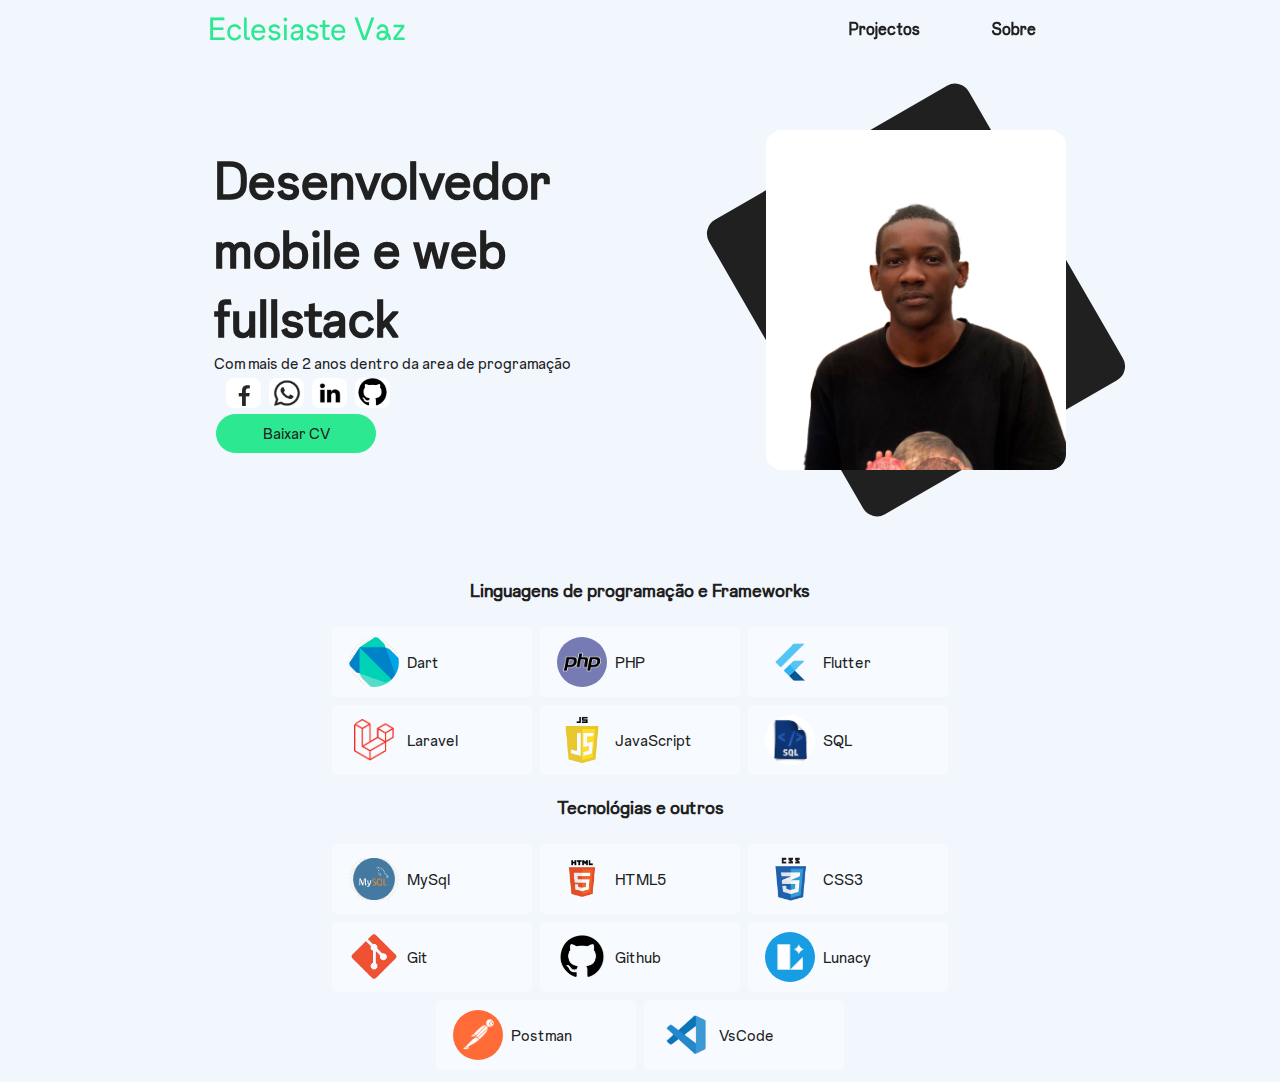
<file: index.html>
<!DOCTYPE html>
<html lang="pt-ao">

<head>
    <meta title="Eclesiaste Vaz"
        content="desenvolvedor mobile e web fullstack, com mais de 2 anos anos de carreira e criador do jogo para telemovéis Super Teclas">
    <meta title="Portífolio"
        content="Este é o portífolio de Eclesiaste Vaz, contendo informação acerca do desenvolvedor e projectos feitos pelo mesmo.">
    <meta charset="UTF-8">
    <meta name="viewport" content="width=device-width, initial-scale=1.0">
    <title>Eclesiaste Vaz</title>
    <link rel="stylesheet" href="./src/styles/index.css">
</head>

<body>
    <header class="side-bar">
        <h1><a href="./">Eclesiaste Vaz</a></h1>
        <nav>
            <ul>
                <li><a href="./projects.html">Projectos</a></li>
                <li><a href="./about.html">Sobre</a></li>
            </ul>
        </nav>
    </header>
    <main>
        <div class="welcome">
            <div class="content" >
                
                <h2>Desenvolvedor mobile e web fullstack</h2>
                <p>Com mais de 2 anos dentro da area de programação</p>
                <ul class="list-midias-sociais">
                    <li><a href="https://web.facebook.com/profile.php?id=100084698768943" class="icone fb"></a></li>
                    <li><a href="https://wa.me/244939164990" class="icone zap"></a></li>
                    <li><a href="https://www.linkedin.com/in/eclesiaste-vaz-95536b292/?originalSubdomain=ao" class="icone linkedin"></a></li>
                    <li><a href="http://github.com/EclesiasteVaz" class="icone github"></a></li>
                </ul>
                <a href="./src/pdfs/cv-eclesiaste-vaz.pdf" download="CV Eclesiaste Vaz" class="btn-link">Baixar CV</a>
            </div>
            <div class="card-fill">
                <div class="card-rotation img-dev"></div>
            </div>
        </div>

        <section class="languages-techs">
            <!-- CARD RESPONSÁVEL POR APRESENTAR AS LINGUAGES E FRAMES-->
            <div class="card-languages-techs">
                <h3 class="title-card-languages-techs">Linguagens de programação e Frameworks</h3>
                <div class="list-languages-techs">
                    <div class="card-language-tech">
                        <div class="img-card-language-tech dart"></div>
                        <span class="name-language-tech">Dart</span>
                    </div>
                    <div class="card-language-tech ">
                        <div class="img-card-language-tech php"></div>
                        <span class="name-language-tech">PHP</span>
                    </div>
                    <div class="card-language-tech">
                        <div class="img-card-language-tech  flutter"></div>
                        <span class="name-language-tech">Flutter</span>
                    </div>
                    <div class="card-language-tech">
                        <div class="img-card-language-tech  laravel"></div>
                        <span class="name-language-tech">Laravel</span>
                    </div>
                    <div class="card-language-tech">
                        <div class="img-card-language-tech js"></div>
                        <span class="name-language-tech">JavaScript</span>
                    </div>
                    <div class="card-language-tech">
                        <div class="img-card-language-tech sql"></div>
                        <span class="name-language-tech">SQL</span>
                    </div>
                </div>
            </div>
            <!-- CARD RESPONSÁVEL POR APRESENTAR TECHS -->
            <div class="card-languages-techs">
                <h3 class="title-card-languages-techs">Tecnológias e outros</h3>
                <div class="list-languages-techs">
                    <div class="card-language-tech">
                        <div class="img-card-language-tech mysql"></div>
                        <span class="name-language-tech">MySql</span>
                    </div>
                    <div class="card-language-tech">
                        <div class="img-card-language-tech html"></div>
                        <span class="name-language-tech">HTML5</span>
                    </div>
                    <div class="card-language-tech">
                        <div class="img-card-language-tech css"></div>
                        <span class="name-language-tech">CSS3</span>
                    </div>
                    <div class="card-language-tech">
                        <div class="img-card-language-tech git"></div>
                        <span class="name-language-tech">Git</span>
                    </div>
                    <div class="card-language-tech">
                        <div class="img-card-language-tech github"></div>
                        <span class="name-language-tech">Github</span>
                    </div>
                    <div class="card-language-tech">
                        <div class="img-card-language-tech lunacy"></div>
                        <span class="name-language-tech">Lunacy</span>
                    </div>
                    <div class="card-language-tech">
                        <div class="img-card-language-tech postman"></div>
                        <span class="name-language-tech">Postman</span>
                    </div>
                    <div class="card-language-tech">
                        <div class="img-card-language-tech vscode"></div>
                        <span class="name-language-tech">VsCode</span>
                    </div>
                </div>
            </div>
        </section>
    </main>
</body>

</html>
</file>
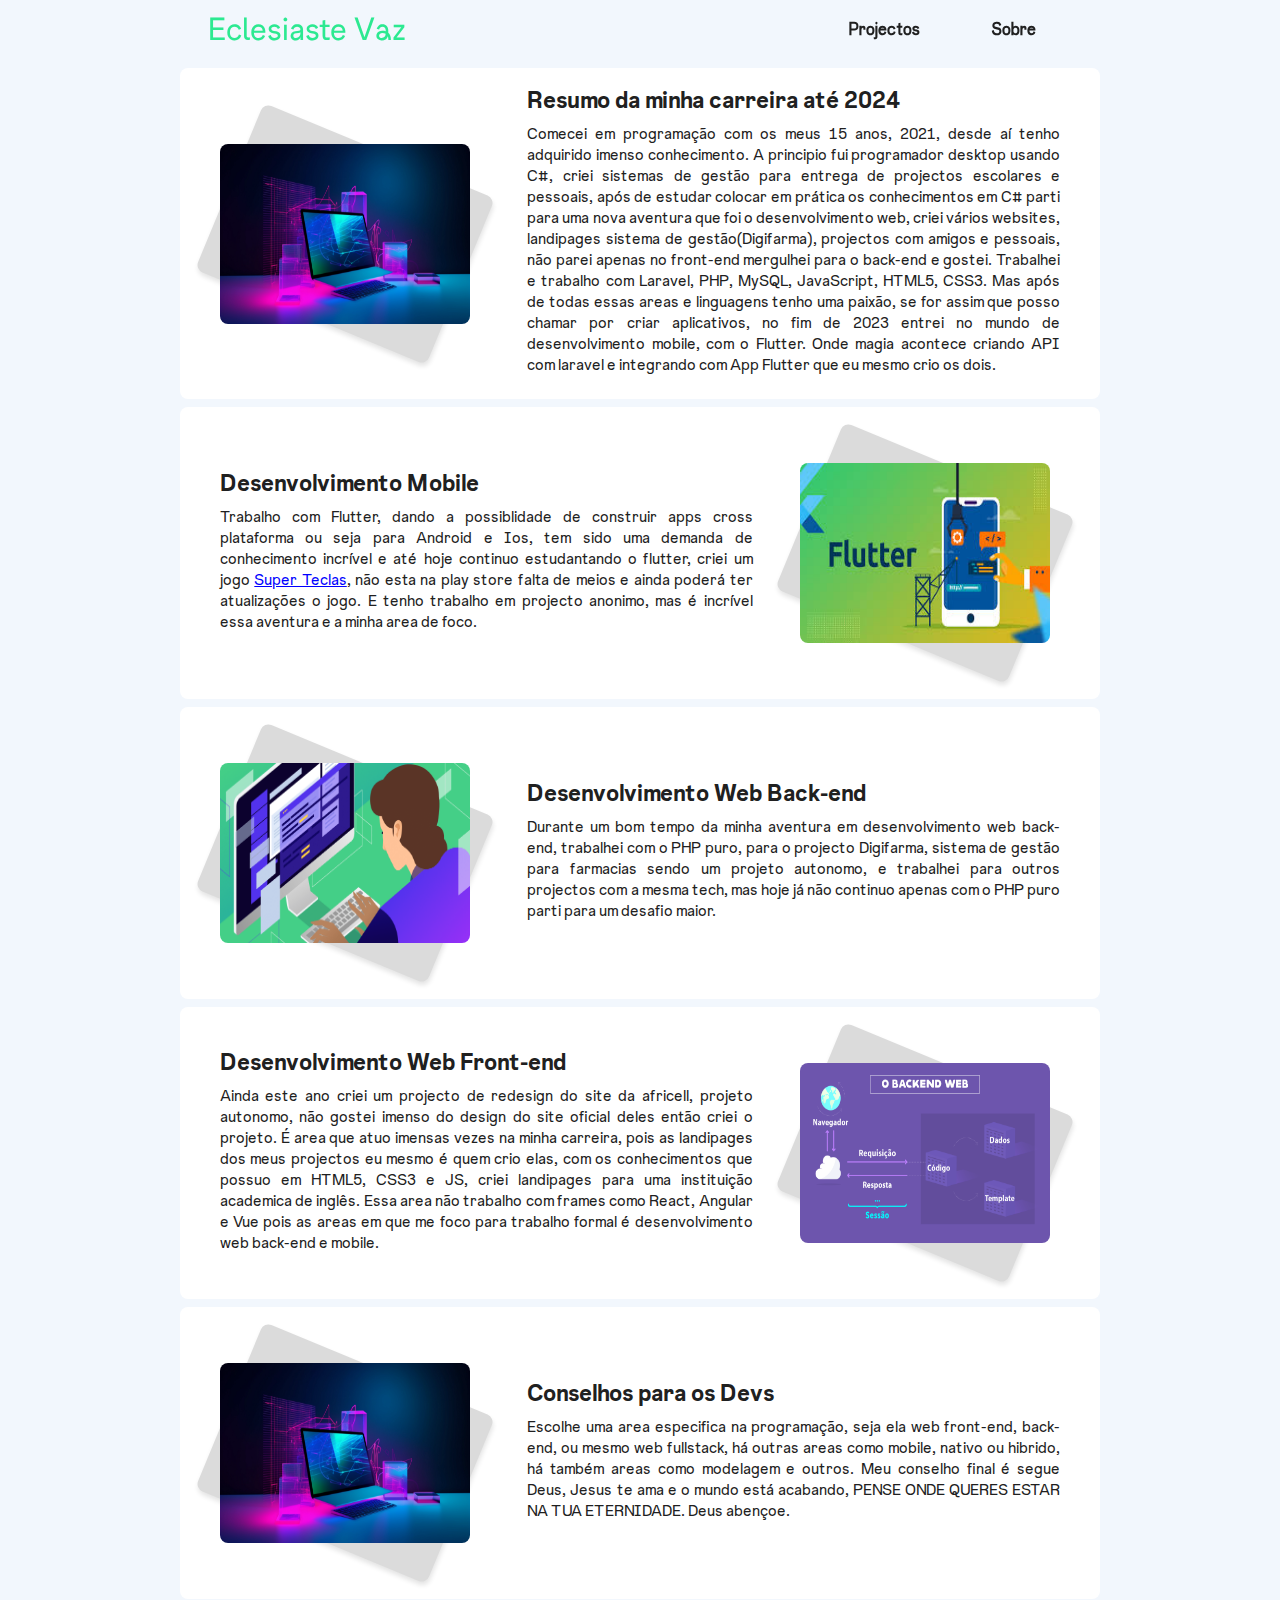
<file: about.html>
<!DOCTYPE html>
<html lang="pt-ao">

<head>
    <meta title="description" content="Informações acerca de Eclesiaste Vaz, encontras aqui">
    <meta title="Eclesiaste Vaz"
        content="Desenvolvedor mobile e web fullstack, com mais de 2 anos anos de carreira e criador do jogo para telemovéis Super Teclas">
    <meta title="Portífolio"
        content="Este é o portífolio de Eclesiaste Vaz, contendo informação acerca do desenvolvedor e projectos feitos pelo mesmo.">
    <meta charset="UTF-8">
    <meta name="viewport" content="width=device-width, initial-scale=1.0">
    <title>Eclesiaste Vaz - Desenvolvedor</title>
    <link rel="stylesheet" href="./src/styles/index.css">
    <link rel="stylesheet" href="./src/styles/projects.css">
    <link rel="stylesheet" href="./src/styles/about.css">
</head>

<body>
    <header class="side-bar">
        <h1><a href="./">Eclesiaste Vaz</a></h1>
        <nav>
            <ul>
                <li><a href="./projects.html">Projectos</a></li>
                <li><a href="./about.html">Sobre</a></li>
            </ul>
        </nav>
    </header>
    <main>
        <div class="list-cards-project">

            <div class="card-project">
                <div class="img">
                    <div class="img-card" style="background-image: url('./src/images/d2f16531bde974464ad7ab74dc335790dbdebffa-1192x668.webp');"></div>
                </div>
                <div class="content-card-project">
                    <h2 class="title-card-project">Resumo da minha carreira até 2024</h2>
                    <p>
                        Comecei em programação com os meus 15 anos, 2021, desde aí tenho adquirido imenso conhecimento.
                        A principio fui programador desktop usando C#, criei sistemas de gestão para entrega de
                        projectos escolares e pessoais, após de estudar colocar em prática os conhecimentos em C# 
                        parti para uma nova aventura que foi o desenvolvimento web, criei vários websites, landipages
                        sistema de gestão(Digifarma), projectos com amigos e pessoais, não parei apenas no front-end mergulhei 
                        para o back-end e gostei. Trabalhei e trabalho com Laravel, PHP, MySQL, JavaScript, HTML5, CSS3. Mas após de todas
                        essas areas e linguagens tenho uma paixão, se for assim que posso chamar por criar aplicativos, no  fim de 2023 entrei no mundo 
                        de desenvolvimento mobile, com o Flutter. Onde magia acontece criando API com laravel e integrando com App Flutter
                        que eu mesmo crio os dois.
                    </p>
                </div>
            </div>
            <div class="card-project inverse" >
                <div class="img">
                    <div class="img-card" style="background-image: url('./src/images/developement-mobile.jfif');"></div>
                </div>
                <div class="content-card-project">
                    <h2 class="title-card-project">Desenvolvimento Mobile</h2>
                    <p>
                       Trabalho com Flutter, dando a possiblidade de construir apps cross plataforma ou seja para
                       Android e Ios, tem sido uma demanda de conhecimento incrível e até hoje continuo estudantando 
                       o flutter, criei um jogo <a href="https://eclesiastevaz.github.io/superteclas" style="color:blue;text-decoration:underline;">Super Teclas</a>,
                       não esta na play store falta de meios e ainda poderá ter atualizações o jogo. E tenho trabalho em 
                       projecto anonimo, mas é incrível essa aventura e a minha area de foco.
                    </p>
                </div>
            </div>
            
            <div class="card-project">
                <div class="img">
                    <div class="img-card" style="background-image: url('./src/images/front-end-developer.png');"></div>
                </div>
                <div class="content-card-project">
                    <h2 class="title-card-project">Desenvolvimento Web Back-end</h2>
                    <p> 
                        Durante um bom tempo da minha aventura em desenvolvimento web back-end,
                        trabalhei com o PHP puro, para o projecto Digifarma, sistema de gestão para farmacias
                        sendo um projeto autonomo, e trabalhei para outros projectos com a mesma tech, mas hoje 
                        já não continuo apenas com o PHP puro parti para um desafio maior.
                    </p>
                </div>
            </div>

            <div class="card-project inverse">
                <div class="img">
                    <div class="img-card" style="background-image: url('./src/images/cursowebportug-07_xl.png');"></div>
                </div>
                <div class="content-card-project">
                    <h2 class="title-card-project">Desenvolvimento Web Front-end</h2>
                    <p> 
                        Ainda este ano criei um projecto de <a href="https://eclesiastevaz.github.io/africell">redesign do site da africell</a>, 
                        projeto autonomo, não gostei imenso do design do site oficial deles então criei o projeto.
                        É area que atuo imensas vezes na minha carreira, pois as landipages dos meus projectos
                        eu mesmo é quem crio elas, com os conhecimentos que possuo em HTML5, CSS3 e JS, criei landipages
                        para uma instituição academica de inglês. Essa area não trabalho com frames como React, Angular e Vue
                        pois as areas em que me foco para trabalho formal é desenvolvimento web back-end e mobile.
                    </p>
                </div>
            </div>

            <div class="card-project">
                <div class="img">
                    <div class="img-card" style="background-image: url('./src/images/d2f16531bde974464ad7ab74dc335790dbdebffa-1192x668.webp');"></div>
                </div>
                <div class="content-card-project">
                    <h2 class="title-card-project">Conselhos para os Devs</h2>
                    <p> 
                        Escolhe uma area especifica na programação, seja ela web front-end, back-end, ou mesmo web fullstack, 
                        há outras areas como mobile, nativo ou hibrido, há também areas como modelagem e outros.
                        Meu conselho final é segue Deus, Jesus te ama e o mundo está acabando, PENSE ONDE QUERES ESTAR NA TUA ETERNIDADE. Deus abençoe.
                    </p>
                </div>
            </div>
        </div>
        <span>EclesiasteVaz&copy;2024</span>
    </main>
</body>

</html>
</file>
<file: src/styles/index.css>
@font-face {
  font-family: paragraph;
  src: url("../fonts/instagram-sans.ttf");
}

@font-face {
  font-family: feature;
  src: url("../fonts/instagram-sans-bold.ttf");
}

@font-face {
  font-family: wonderfull;
  src: url("../fonts/instagram-sans-headline.otf");
}

* {
  box-sizing: border-box;
  padding: 0;
  margin: 0;
  text-decoration: none;
  list-style: none;
  color: #202020;
  font-family: paragraph;
  will-change: auto;
}

body {
  width: 100%;
  height: 100vh;
  background-color: #f2f7fd;
  padding: 0px 16px;
  display: flex;
  align-items: inherit;
  justify-content: center;
  flex-wrap: wrap;
  overflow-x: hidden;
}

.side-bar {
  width: 70%;
  backdrop-filter: blur(10px);
  padding: 8px 16px;
  position: fixed;
  margin: auto;
  display: flex;
  align-items: center;
  justify-content: space-between;
  flex-wrap: wrap;
  z-index: 10000;
}

.side-bar h1 a {
  font-family: wonderfull;
  font-weight: 500;
  color: #2ce991;
}

.side-bar nav {
  width: 30%;
}

.side-bar ul {
  display: flex;
  align-items: center;
  justify-content: space-around;
  flex-wrap: wrap;
}

.side-bar ul li a {
  font-weight: 600;
  font-size: 13pt;
}

main {
  width: 75%;
  margin-top: 130px;
}

.welcome {
  display: flex;
  align-items: center;
  justify-content: space-around;
  flex-wrap: wrap;
  margin-bottom: 100px;
}

.welcome .content {
  width: 50%;
}

.card-fill {
  width: 300px;
  height: 340px;
  border-radius: 16px;
  background-color: #202020;
  rotate: -30deg;
}

.img-dev {
  background-image: url("../images/IMG-20240920-WA0005.png");
  background-size: 150%;
  background-position: center;
  width: 300px;
  height: 340px;
  border-radius: 16px;
  z-index: -100;
}

.card-rotation {
  width: 300px;
  height: 340px;
  z-index: -100;
  background-color: white;
  border-radius: 16px;
  rotate: 30deg;
}

.content h2 {
  font-size: 40pt;
}

.btn-link {
  display: block;
  width: 160px;
  padding: 8px 16px;
  background-color: #2ce991;
  border: 1px solid #2ce991;
  border-radius: 30px;
  margin: 2px;
  text-align: center;
  transition: all 0.4s;
}

.btn-link:hover {
  background-color: #f2f7fd;
  border: 1px solid #2ce991;
  color: #2ce991;
}

.list-midias-sociais {
  width: 80%;
  display: flex;
  align-items: center;
  justify-content: left;
  flex-wrap: wrap;
  min-height: 30px;
  padding: 0px 8px;
}

.icone {
  display: block;
  width: 35px;
  height: 30px;
  margin: 4px;
  background-position: center;
  background-size: 90%;
  background-color: white;
  border-radius: 8px;
  background-repeat: no-repeat;
}

.fb {
  background-image: url("../images/Facebook.png");
}

.zap {
  background-image: url("../images/Whatsapp.png");
}

.linkedin {
  background-image: url('../images/icons/linkedin.png');
}

.icone.github {
  background-size: 140%;
}

.languages-techs {
  display: flex;
  justify-content: center;
  flex-direction: column;
}

.title-card-languages-techs {
  margin-bottom: 20px;
}

.card-languages-techs {
  width: 100%;
  padding: 8px;
  display: flex;
  align-items: center;
  justify-content: space-around;
  flex-direction: column;
  flex-wrap: wrap;
}

.list-languages-techs {
  width: 90%;
  margin: auto;
  display: flex;
  align-items: center;
  justify-content: center;
  flex-wrap: wrap;
}

.card-language-tech {
  width: 200px;
  height: 70px;
  background-color: #f7fbff;
  margin: 4px;
  padding: 8px 16px;
  display: flex;
  align-items: center;
  justify-content: left;
  flex-wrap: wrap;
  transition: all 0.4s;
  border-radius: 5px;
  border: 1px solid transparent;
}

.card-language-tech:hover {
  background-color: white;
  border-color: #2ce991;
}

.img-card-language-tech {
  display: block;
  width: 50px;
  height: 50px;
  border-radius: 50%;
  margin-right: 8px;
  background-position: center;
  background-size: 100%;
  background-repeat: no-repeat;
}

.dart {
  background-image: url('../images/icons/dart.png');
}

.php {
  background-image: url('../images/icons/php.webp');
}

.flutter {
  background-size: 170%;
  background-image: url('../images/icons/flutter.png');
}

.sql {
  background-image: url('../images/icons/sql.jfif');
}

.js {
  background-image: url('../images/icons/js.png');
}

.laravel {
  background-size: 80%;
  background-image: url('../images/icons/laravel.png');
}

.mysql {
  background-image: url('../images/icons/mysql.png');
}

.html {
  background-image: url('../images/icons/html.png');
}

.css {
  background-image: url('../images/icons/css.png');
}

.vscode {
  background-size: 80%;
  background-image: url('../images/icons/vscode.png');
}

.git {
  background-size: 170%;
  background-image: url('../images/icons/git.png');
}

.github {
  background-size: 150%;
  background-image: url('../images/icons/github.png');
}

.lunacy {
  background-image: url('../images/icons/lunacy.jfif');
}

.postman {
  background-image: url('../images/icons/postman.png');
}

/** Tabletes estilização */

@media screen and (min-width: 760px) and (max-width: 890px) {
  .side-bar {
    width: 90%;
  }

  main {
    width: 80%;
  }

  .card-fill,
  .img-dev,
  .card-rotation {
    width: 250px;
    height: 290px;
  }

  .content h2 {
    font-size: 28pt;
  }

  .img-card-language-tech {
    width: 30px;
    height: 30px;
  }

  .card-language-tech {
    width: 170px;
    height: 60px;
  }
}

/** celulares estilização*/
@media screen and (max-width: 460px) {
  .side-bar {
    width: 100%;
  }

  .side-bar nav {
    width: 55%;
  }

  main {
    width: 98%;
  }

  .welcome {
    flex-direction: column-reverse;
    margin-bottom: 100px;
  }

  .card-fill {
    margin-bottom: 38px;
  }
  .welcome {
    margin-bottom: 0px;
  }
  .welcome .content {
    width: 100%;
  }

  .welcome .content {
    text-align: center;
    display: flex;
    align-items: center;
    justify-content: center;
    flex-direction: column;
  }

  .list-midias-sociais {
    justify-content: center;
    margin: 10px;
  }

  .card-fill,
  .img-dev,
  .card-rotation {
    width: 250px;
    height: 290px;
  }

  .content h2 {
    font-size: 28pt;
  }

  .img-card-language-tech {
    width: 30px;
    height: 30px;
  }

  .card-language-tech {
    width: 170px;
    height: 60px;
  }
  .list-languages-techs {
    width: 100%;
  }
  .side-bar h1 a{
    font-size: 20pt;
    min-width: fit-content;
  }


}

  @media screen and (max-width:360px) {
    body {
      padding: 0px 8px;
    }

    .side-bar h1{
      width: 47%;
      text-align: center;
      display: flex;
      align-items: center;
      justify-content: center;
    }

    .side-bar h1 a {
      font-size: 14pt;
    }
    .side-bar nav {
      width: 53%;
    }

    .side-bar ul li a {
      font-size: 12pt;
    }

    .welcome h2 {
      font-size: 20pt;
    }

    
  .card-fill,
  .img-dev,
  .card-rotation {
    width: 230px;
    height: 250px;
  }

  .card-language-tech {
    width: 150px;
  }
  }
</file>
<file: src/styles/projects.css>
.list-cards-project {
    width: 100%;
}

.card-project {
    padding: 16px;
    display: flex;
    align-items: center;
    justify-content: space-around;
    flex-wrap: wrap;
    background-color: white;
    border-radius: 8px;
    margin: 8px;
}


.card-project .img {
    margin-right: 10px;
    margin: 40px 10px 40px 0px;
    width: 250px;
    height: 180px;
    border-radius: 8px;
    background-color: rgb(219, 219, 219);
    rotate: 25grad;
    box-shadow: 2px 3px 5px #e4e4e4;
}

.img-card {
    rotate: -25grad;
    width: 250px;
    height: 180px;
    border-radius: 8px;
    background-size: 100% 100%;
    background-position: center;
    background-repeat: no-repeat;
}


.content-card-project {
    width: 60%;
}

.title-card-project {
    font-family: feature;
}

.techs-card-project {
    color: #373737;
}

.tech-name {
    font-weight: 700;
}

.content-card-project p {
    display: block;
    padding: 8px 0px;
    text-align:justify;
}

main {
    margin-top: 60px;
}

/** celulares estilização*/
@media screen and (max-width: 460px) {
  
    .side-bar nav {
      width: 60%;
    }
  
    main {
        margin-top: 60px;
    }
    
.content-card-project {
    width: 100%;
}
.content-card-project .btn-link {
    margin: auto;
}

.side-bar h1 a {
    font-size: 16pt;
}

}



@media screen and (max-width:360px) {
    body {
      padding: 0px 8px;
    }

    .side-bar h1{
      width: 47%;
      text-align: center;
      display: flex;
      align-items: center;
      justify-content: center;
    }

    .side-bar h1 a {
      font-size: 14pt;
    }
    .side-bar nav {
      width: 53%;
    }

    .side-bar ul li a {
      font-size: 12pt;
    }

  }
</file>
<file: src/styles/about.css>
.img-card {
    rotate: -25grad;
    width: 250px;
    height: 180px;
    border-radius: 8px;
    background-size: 100% 100%;
    background-repeat: no-repeat;
}

span {
    display: block;
    text-align: center;
    font-weight: bold;
}

.inverse {
    flex-direction: row-reverse;
}

@media screen and (max-width:460px) {
    .inverse {
        flex-direction:column;
    }
}
</file>
